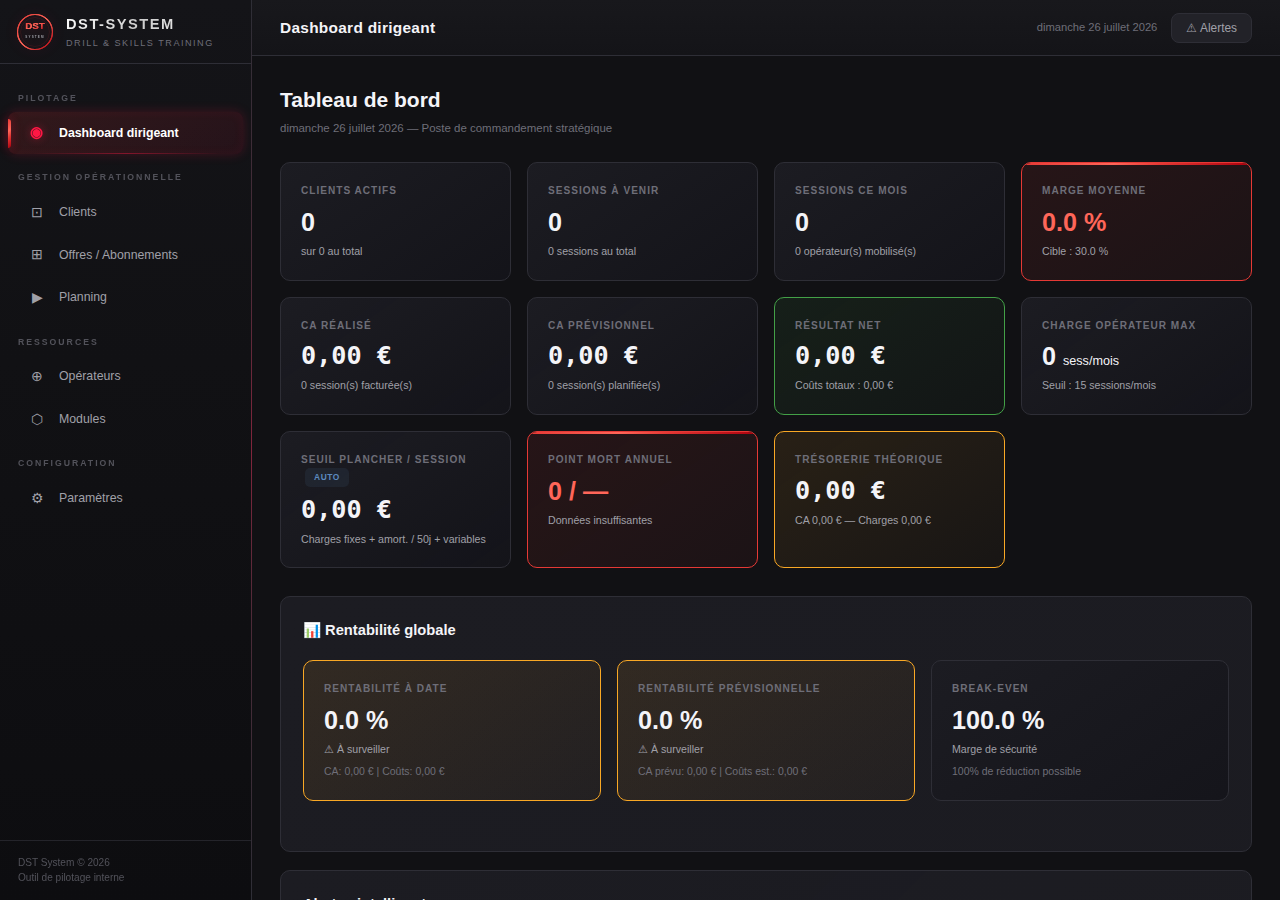
<file: index.html>
<!DOCTYPE html>
<html lang="fr">
<head>
  <meta charset="UTF-8">
  <meta name="viewport" content="width=device-width, initial-scale=1.0">
  <title>DST-SYSTEM — Pilotage Stratégique</title>
  <link rel="stylesheet" href="css/styles.css">
  <!-- Favicon placeholder -->
  <link rel="icon" href="img/logo.png" type="image/png">
</head>
<body>

  <!-- Shell principal de l'application -->
  <div id="app-shell">

    <!-- Barre latérale de navigation -->
    <aside id="sidebar"></aside>

    <!-- Zone principale -->
    <main id="main-area">
      <!-- En-tête contextuel -->
      <header id="header"></header>

      <!-- Contenu dynamique (rendu par le routeur) -->
      <section id="content"></section>
    </main>
  </div>

  <!-- Scripts : ordre de chargement important -->
  <!-- 1. Couche de données -->
  <script src="js/db.js"></script>
  <!-- 2. Moteur économique -->
  <script src="js/engine.js"></script>
  <!-- 3. Vues (modules fonctionnels) -->
  <script src="js/views/dashboard.js"></script>
  <script src="js/views/clients.js"></script>
  <script src="js/views/offers.js"></script>
  <script src="js/views/sessions.js"></script>
  <script src="js/views/operators.js"></script>
  <script src="js/views/modules.js"></script>
  <script src="js/views/locations.js"></script>
  <script src="js/views/settings.js"></script>
  <!-- 4. Application principale (routeur) -->
  <script src="js/app.js"></script>

</body>
</html>
</file>
<file: css/styles.css>
/* ============================================================
   DST-SYSTEM — Outil de Pilotage Stratégique
   Identité visuelle : premium, institutionnel, opérationnel
   Neon Red Metallic — Dark Command Post Theme
   ============================================================ */

/* --- CSS Reset & Base --- */
*, *::before, *::after { box-sizing: border-box; margin: 0; padding: 0; }

:root {
  /* Couleurs principales — noir profond premium */
  --bg-primary: #111114;
  --bg-secondary: #18181c;
  --bg-tertiary: #222228;
  --bg-card: #1c1c22;
  --bg-hover: #2a2a34;
  --bg-input: #141418;

  /* Texte */
  --text-primary: #e8e8ec;
  --text-secondary: #a0a0a8;
  --text-muted: #6e6e78;
  --text-heading: #f4f4f8;

  /* Accent — rouge néon métallique */
  --accent-red: #e53935;
  --accent-red-light: #ff6659;
  --accent-red-dark: #ab000d;
  --accent-red-bg: rgba(229, 57, 53, 0.10);
  --neon-red: #ff1744;
  --neon-red-glow: rgba(255, 23, 68, 0.35);
  --neon-red-soft: rgba(255, 23, 68, 0.12);
  --metallic-red: linear-gradient(135deg, #e53935 0%, #ff6659 40%, #e53935 60%, #ab000d 100%);

  /* Statuts */
  --color-success: #43a047;
  --color-success-bg: rgba(67, 160, 71, 0.10);
  --color-warning: #f9a825;
  --color-warning-bg: rgba(249, 168, 37, 0.10);
  --color-info: #5c8abf;
  --color-info-bg: rgba(92, 138, 191, 0.10);

  /* Bordures */
  --border-color: #2e2e36;
  --border-light: #3a3a44;

  /* Dimensions */
  --sidebar-width: 252px;
  --header-height: 56px;

  /* Polices */
  --font-main: 'Inter', 'Segoe UI', -apple-system, BlinkMacSystemFont, Roboto, Helvetica, Arial, sans-serif;
  --font-mono: 'JetBrains Mono', 'Fira Code', 'Consolas', 'Monaco', monospace;

  /* Ombres */
  --shadow-sm: 0 1px 3px rgba(0,0,0,0.4);
  --shadow-md: 0 4px 16px rgba(0,0,0,0.5);
  --shadow-lg: 0 8px 32px rgba(0,0,0,0.6);
  --shadow-neon: 0 0 12px var(--neon-red-glow), 0 0 4px var(--neon-red-glow);

  /* Transitions */
  --transition-fast: 150ms cubic-bezier(.4,0,.2,1);
  --transition-normal: 280ms cubic-bezier(.4,0,.2,1);
  --transition-smooth: 400ms cubic-bezier(.25,.8,.25,1);
}

/* Animations globales */
@keyframes neonPulse {
  0%, 100% { box-shadow: 0 0 6px var(--neon-red-glow), inset 0 0 6px rgba(255,23,68,0.05); }
  50% { box-shadow: 0 0 14px var(--neon-red-glow), inset 0 0 10px rgba(255,23,68,0.08); }
}
@keyframes fadeInUp {
  from { opacity: 0; transform: translateY(12px); }
  to { opacity: 1; transform: translateY(0); }
}
@keyframes slideInLeft {
  from { opacity: 0; transform: translateX(-16px); }
  to { opacity: 1; transform: translateX(0); }
}
@keyframes shimmer {
  0% { background-position: -200% 0; }
  100% { background-position: 200% 0; }
}

html { font-size: 14px; -webkit-font-smoothing: antialiased; -moz-osx-font-smoothing: grayscale; }

body {
  font-family: var(--font-main);
  background: var(--bg-primary);
  color: var(--text-primary);
  line-height: 1.55;
  overflow: hidden;
  height: 100vh;
}

a { color: var(--color-info); text-decoration: none; transition: color var(--transition-fast); }
a:hover { color: #7da8d4; text-decoration: none; }

/* --- Layout Shell --- */
#app-shell {
  display: flex;
  height: 100vh;
  width: 100vw;
}

/* --- Sidebar --- Premium Dark Panel with Neon Accents */
#sidebar {
  width: var(--sidebar-width);
  min-width: var(--sidebar-width);
  background: linear-gradient(180deg, #141418 0%, #111114 40%, #0d0d10 100%);
  border-right: 1px solid var(--border-color);
  display: flex;
  flex-direction: column;
  z-index: 100;
  position: relative;
}

/* Subtle red gradient line on the right edge */
#sidebar::after {
  content: '';
  position: absolute;
  top: 0;
  right: -1px;
  width: 1px;
  height: 100%;
  background: linear-gradient(180deg, transparent 0%, var(--neon-red-glow) 30%, var(--neon-red) 50%, var(--neon-red-glow) 70%, transparent 100%);
  opacity: 0.4;
}

.sidebar-brand {
  height: 64px;
  display: flex;
  align-items: center;
  padding: 0 16px;
  border-bottom: 1px solid var(--border-color);
  gap: 12px;
  position: relative;
}

.sidebar-brand img,
.sidebar-brand svg {
  height: 38px;
  width: auto;
  filter: drop-shadow(0 0 6px rgba(255,23,68,0.2));
}

.sidebar-brand .brand-text {
  font-size: 1.05rem;
  font-weight: 800;
  color: var(--text-heading);
  letter-spacing: 1.5px;
  text-transform: uppercase;
  background: linear-gradient(135deg, #fff 0%, #ccc 50%, #fff 100%);
  -webkit-background-clip: text;
  -webkit-text-fill-color: transparent;
  background-clip: text;
}

.sidebar-brand .brand-sub {
  font-size: 0.65rem;
  color: var(--text-muted);
  letter-spacing: 1.5px;
  text-transform: uppercase;
  font-weight: 500;
}

.sidebar-nav {
  flex: 1;
  overflow-y: auto;
  padding: 12px 0;
}

.sidebar-nav .nav-section {
  padding: 16px 18px 6px;
  font-size: 0.62rem;
  font-weight: 700;
  text-transform: uppercase;
  letter-spacing: 2px;
  color: var(--text-muted);
  opacity: 0.7;
}

.sidebar-nav .nav-item {
  display: flex;
  align-items: center;
  padding: 10px 18px;
  margin: 1px 8px;
  cursor: pointer;
  color: var(--text-secondary);
  transition: all var(--transition-normal);
  gap: 11px;
  font-size: 0.88rem;
  font-weight: 500;
  border-radius: 8px;
  border-left: none;
  position: relative;
}

.sidebar-nav .nav-item:hover {
  background: var(--bg-hover);
  color: var(--text-primary);
}

/* === NEON RED METALLIC — Active Tab Effect === */
.sidebar-nav .nav-item.active {
  background: linear-gradient(135deg, rgba(229,57,53,0.15) 0%, rgba(255,23,68,0.08) 100%);
  color: #fff;
  font-weight: 600;
  box-shadow: 0 0 12px rgba(255,23,68,0.2), inset 0 0 12px rgba(255,23,68,0.06);
  animation: neonPulse 3s ease-in-out infinite;
}

/* Neon glow border for active item */
.sidebar-nav .nav-item.active::before {
  content: '';
  position: absolute;
  left: 0;
  top: 15%;
  height: 70%;
  width: 3px;
  background: var(--metallic-red);
  border-radius: 0 3px 3px 0;
  box-shadow: 0 0 8px var(--neon-red-glow), 0 0 16px rgba(255,23,68,0.15);
}

/* Subtle neon underline shimmer */
.sidebar-nav .nav-item.active::after {
  content: '';
  position: absolute;
  bottom: 0;
  left: 10%;
  right: 10%;
  height: 1px;
  background: linear-gradient(90deg, transparent, var(--neon-red), transparent);
  opacity: 0.4;
}

.sidebar-nav .nav-item .nav-icon {
  width: 22px;
  text-align: center;
  font-size: 1rem;
  flex-shrink: 0;
  transition: transform var(--transition-normal), color var(--transition-normal);
}

.sidebar-nav .nav-item.active .nav-icon {
  color: var(--neon-red);
  filter: drop-shadow(0 0 4px var(--neon-red-glow));
  transform: scale(1.1);
}

.sidebar-nav .nav-item .nav-badge {
  margin-left: auto;
  background: var(--accent-red);
  color: #fff;
  font-size: 0.65rem;
  padding: 2px 7px;
  border-radius: 10px;
  font-weight: 700;
  box-shadow: 0 0 6px var(--neon-red-glow);
}

.sidebar-footer {
  padding: 14px 18px;
  border-top: 1px solid var(--border-color);
  font-size: 0.72rem;
  color: var(--text-muted);
  opacity: 0.7;
}

/* --- Main Area --- */
#main-area {
  flex: 1;
  display: flex;
  flex-direction: column;
  overflow: hidden;
  background: var(--bg-primary);
}

/* --- Header --- */
#header {
  height: var(--header-height);
  min-height: var(--header-height);
  background: linear-gradient(180deg, #18181c 0%, #141418 100%);
  border-bottom: 1px solid var(--border-color);
  display: flex;
  align-items: center;
  justify-content: space-between;
  padding: 0 28px;
  backdrop-filter: blur(8px);
}

.header-title {
  font-size: 1.1rem;
  font-weight: 700;
  color: var(--text-heading);
  letter-spacing: 0.3px;
}

.header-alerts {
  display: flex;
  align-items: center;
  gap: 14px;
}

.header-alert-btn {
  position: relative;
  background: var(--bg-tertiary);
  border: 1px solid var(--border-color);
  color: var(--text-secondary);
  padding: 7px 14px;
  border-radius: 8px;
  cursor: pointer;
  font-size: 0.85rem;
  font-weight: 500;
  font-family: var(--font-main);
  transition: all var(--transition-normal);
}

.header-alert-btn:hover {
  background: var(--bg-hover);
  border-color: var(--border-light);
  color: var(--text-primary);
}

.header-alert-btn .badge {
  position: absolute;
  top: -5px;
  right: -5px;
  background: var(--neon-red);
  color: #fff;
  font-size: 0.6rem;
  width: 18px;
  height: 18px;
  border-radius: 50%;
  display: flex;
  align-items: center;
  justify-content: center;
  font-weight: 700;
  box-shadow: 0 0 8px var(--neon-red-glow);
}

.header-context {
  font-size: 0.8rem;
  color: var(--text-muted);
  font-weight: 400;
}

/* --- Content Area --- */
#content {
  flex: 1;
  overflow-y: auto;
  padding: 28px;
  animation: fadeInUp 0.3s ease-out;
}

/* --- Page Title --- */
.page-header {
  display: flex;
  align-items: center;
  justify-content: space-between;
  margin-bottom: 24px;
}

.page-header h1 {
  font-size: 1.5rem;
  font-weight: 700;
  color: var(--text-heading);
}

.page-header .actions {
  display: flex;
  gap: 8px;
}

/* --- Cards --- Premium glass-morphism effect */
.card {
  background: linear-gradient(135deg, var(--bg-card) 0%, rgba(28,28,34,0.95) 100%);
  border: 1px solid var(--border-color);
  border-radius: 10px;
  padding: 22px;
  margin-bottom: 18px;
  transition: border-color var(--transition-normal), box-shadow var(--transition-normal);
  animation: fadeInUp 0.35s ease-out both;
}

.card:hover {
  border-color: var(--border-light);
  box-shadow: 0 4px 20px rgba(0,0,0,0.3);
}

.card-header {
  display: flex;
  align-items: center;
  justify-content: space-between;
  margin-bottom: 18px;
}

.card-header h2 {
  font-size: 1.05rem;
  font-weight: 600;
  color: var(--text-heading);
}

.card-header h3 {
  font-size: 0.95rem;
  font-weight: 600;
  color: var(--text-heading);
}

/* --- KPI Grid --- */
.kpi-grid {
  display: grid;
  grid-template-columns: repeat(auto-fit, minmax(210px, 1fr));
  gap: 16px;
  margin-bottom: 28px;
}

.kpi-card {
  background: linear-gradient(145deg, var(--bg-card) 0%, rgba(20,20,26,0.9) 100%);
  border: 1px solid var(--border-color);
  border-radius: 10px;
  padding: 20px;
  display: flex;
  flex-direction: column;
  transition: all var(--transition-normal);
  position: relative;
  overflow: hidden;
}

.kpi-card::before {
  content: '';
  position: absolute;
  top: 0;
  left: 0;
  right: 0;
  height: 2px;
  background: linear-gradient(90deg, transparent, var(--border-light), transparent);
  opacity: 0;
  transition: opacity var(--transition-normal);
}

.kpi-card:hover {
  transform: translateY(-2px);
  box-shadow: 0 6px 20px rgba(0,0,0,0.35);
  border-color: var(--border-light);
}

.kpi-card:hover::before { opacity: 1; }

.kpi-card .kpi-label {
  font-size: 0.72rem;
  color: var(--text-muted);
  text-transform: uppercase;
  letter-spacing: 1px;
  margin-bottom: 8px;
  font-weight: 600;
}

.kpi-card .kpi-value {
  font-size: 1.8rem;
  font-weight: 800;
  color: var(--text-heading);
  line-height: 1.2;
}

.kpi-card .kpi-detail {
  font-size: 0.76rem;
  color: var(--text-secondary);
  margin-top: 6px;
}

.kpi-card.kpi-alert {
  border-color: var(--accent-red);
  background: linear-gradient(145deg, var(--accent-red-bg) 0%, rgba(229,57,53,0.05) 100%);
}

.kpi-card.kpi-alert::before {
  background: var(--metallic-red);
  opacity: 1;
}

.kpi-card.kpi-alert .kpi-value {
  color: var(--accent-red-light);
}

.kpi-card.kpi-success {
  border-color: var(--color-success);
  background: linear-gradient(145deg, var(--color-success-bg) 0%, rgba(67,160,71,0.03) 100%);
}

.kpi-card.kpi-warning {
  border-color: var(--color-warning);
  background: linear-gradient(145deg, var(--color-warning-bg) 0%, rgba(249,168,37,0.03) 100%);
}

/* --- Data Grid / Table --- */
.data-table-wrap {
  overflow-x: auto;
  border-radius: 8px;
}

.data-table {
  width: 100%;
  border-collapse: collapse;
  font-size: 0.86rem;
}

.data-table thead th {
  text-align: left;
  padding: 12px 14px;
  font-weight: 700;
  color: var(--text-muted);
  text-transform: uppercase;
  font-size: 0.68rem;
  letter-spacing: 1px;
  border-bottom: 1px solid var(--border-color);
  white-space: nowrap;
  background: rgba(0,0,0,0.15);
}

.data-table tbody tr {
  border-bottom: 1px solid rgba(46,46,54,0.5);
  transition: all var(--transition-fast);
}

.data-table tbody tr:hover {
  background: var(--bg-hover);
}

.data-table tbody td {
  padding: 11px 14px;
  color: var(--text-primary);
  vertical-align: middle;
}

.data-table .actions-cell {
  white-space: nowrap;
  text-align: right;
}

.data-table .num {
  text-align: right;
  font-variant-numeric: tabular-nums;
  font-family: var(--font-mono);
}

/* --- Buttons --- Premium with subtle hover glow */
.btn {
  display: inline-flex;
  align-items: center;
  gap: 6px;
  padding: 8px 16px;
  border: 1px solid var(--border-color);
  border-radius: 8px;
  background: var(--bg-tertiary);
  color: var(--text-primary);
  font-size: 0.84rem;
  font-weight: 500;
  cursor: pointer;
  transition: all var(--transition-normal);
  font-family: var(--font-main);
  white-space: nowrap;
  position: relative;
  overflow: hidden;
}

.btn:hover {
  background: var(--bg-hover);
  border-color: var(--border-light);
  transform: translateY(-1px);
  box-shadow: 0 3px 10px rgba(0,0,0,0.3);
}

.btn:active {
  transform: translateY(0);
  box-shadow: none;
}

.btn-primary {
  background: var(--accent-red);
  border-color: var(--accent-red);
  color: #fff;
}

.btn-primary:hover {
  background: var(--accent-red-light);
  border-color: var(--accent-red-light);
  box-shadow: 0 3px 14px var(--neon-red-glow);
}

.btn-sm {
  padding: 5px 11px;
  font-size: 0.76rem;
  border-radius: 6px;
}

.btn-icon {
  padding: 6px 8px;
  font-size: 0.9rem;
}

.btn-ghost {
  background: transparent;
  border-color: transparent;
}

.btn-ghost:hover {
  background: var(--bg-hover);
  box-shadow: none;
  transform: none;
}

.btn-success {
  background: var(--color-success);
  border-color: var(--color-success);
  color: #fff;
}

.btn-success:hover {
  box-shadow: 0 3px 14px rgba(67,160,71,0.3);
}

.btn-warning {
  background: var(--color-warning);
  border-color: var(--color-warning);
  color: #1a1a1e;
}

.btn-warning:hover {
  box-shadow: 0 3px 14px rgba(249,168,37,0.3);
}

/* --- Forms --- Premium inputs with focus glow */
.form-group {
  margin-bottom: 16px;
}

.form-group label {
  display: block;
  font-size: 0.76rem;
  font-weight: 600;
  color: var(--text-secondary);
  margin-bottom: 5px;
  text-transform: uppercase;
  letter-spacing: 0.8px;
}

.form-control {
  width: 100%;
  padding: 9px 12px;
  background: var(--bg-input);
  border: 1px solid var(--border-color);
  border-radius: 8px;
  color: var(--text-primary);
  font-size: 0.86rem;
  font-family: var(--font-main);
  transition: all var(--transition-normal);
}

.form-control:focus {
  outline: none;
  border-color: var(--accent-red);
  box-shadow: 0 0 0 3px rgba(229,57,53,0.12), 0 0 8px rgba(255,23,68,0.08);
}

.form-control:hover:not(:focus) {
  border-color: var(--border-light);
}

.form-control::placeholder {
  color: var(--text-muted);
}

/* Remove number input spinners for free input */
.form-control[type="number"] {
  -moz-appearance: textfield;
}
.form-control[type="number"]::-webkit-outer-spin-button,
.form-control[type="number"]::-webkit-inner-spin-button {
  -webkit-appearance: none;
  margin: 0;
}

select.form-control {
  appearance: none;
  background-image: url("data:image/svg+xml,%3Csvg xmlns='http://www.w3.org/2000/svg' width='12' height='12' viewBox='0 0 12 12'%3E%3Cpath fill='%236e6e78' d='M6 8L1 3h10z'/%3E%3C/svg%3E");
  background-repeat: no-repeat;
  background-position: right 10px center;
  padding-right: 30px;
}

textarea.form-control {
  resize: vertical;
  min-height: 80px;
}

.form-row {
  display: grid;
  grid-template-columns: repeat(auto-fit, minmax(200px, 1fr));
  gap: 12px;
}

.form-inline {
  display: flex;
  align-items: flex-end;
  gap: 12px;
}

.form-help {
  font-size: 0.75rem;
  color: var(--text-muted);
  margin-top: 2px;
}

.form-check {
  display: flex;
  align-items: center;
  gap: 8px;
  cursor: pointer;
}

.form-check input[type="checkbox"] {
  accent-color: var(--accent-red);
  width: 16px;
  height: 16px;
}

/* --- Modal --- Premium glass overlay */
.modal-overlay {
  position: fixed;
  inset: 0;
  background: rgba(0, 0, 0, 0.7);
  backdrop-filter: blur(4px);
  display: flex;
  align-items: center;
  justify-content: center;
  z-index: 1000;
  padding: 20px;
  animation: fadeInUp 0.2s ease-out;
}

.modal {
  background: linear-gradient(180deg, var(--bg-secondary) 0%, #141418 100%);
  border: 1px solid var(--border-color);
  border-radius: 12px;
  width: 100%;
  max-width: 700px;
  max-height: 85vh;
  display: flex;
  flex-direction: column;
  box-shadow: 0 16px 48px rgba(0,0,0,0.6), 0 0 1px rgba(255,23,68,0.1);
  animation: fadeInUp 0.25s ease-out;
}

.modal-lg {
  max-width: 900px;
}

.modal-header {
  display: flex;
  align-items: center;
  justify-content: space-between;
  padding: 16px 20px;
  border-bottom: 1px solid var(--border-color);
}

.modal-header h2 {
  font-size: 1.1rem;
  font-weight: 600;
  color: var(--text-heading);
}

.modal-body {
  padding: 20px;
  overflow-y: auto;
  flex: 1;
}

.modal-footer {
  display: flex;
  align-items: center;
  justify-content: flex-end;
  gap: 8px;
  padding: 12px 20px;
  border-top: 1px solid var(--border-color);
}

/* --- Alert Banners --- */
.alert {
  padding: 13px 16px;
  border-radius: 8px;
  margin-bottom: 14px;
  font-size: 0.84rem;
  display: flex;
  align-items: flex-start;
  gap: 10px;
  animation: slideInLeft 0.3s ease-out;
}

.alert-danger {
  background: var(--accent-red-bg);
  border: 1px solid var(--accent-red);
  color: var(--accent-red-light);
}

.alert-warning {
  background: var(--color-warning-bg);
  border: 1px solid var(--color-warning);
  color: var(--color-warning);
}

.alert-info {
  background: var(--color-info-bg);
  border: 1px solid var(--color-info);
  color: var(--color-info);
}

.alert-success {
  background: var(--color-success-bg);
  border: 1px solid var(--color-success);
  color: var(--color-success);
}

.alert .alert-icon {
  font-size: 1rem;
  flex-shrink: 0;
  margin-top: 1px;
}

/* --- Tags / Badges --- */
.tag {
  display: inline-flex;
  align-items: center;
  padding: 3px 9px;
  border-radius: 5px;
  font-size: 0.7rem;
  font-weight: 600;
  text-transform: uppercase;
  letter-spacing: 0.6px;
  transition: transform var(--transition-fast);
}

.tag:hover { transform: scale(1.03); }

.tag-red { background: var(--accent-red-bg); color: var(--accent-red-light); }
.tag-green { background: var(--color-success-bg); color: var(--color-success); }
.tag-yellow { background: var(--color-warning-bg); color: var(--color-warning); }
.tag-blue { background: var(--color-info-bg); color: var(--color-info); }
.tag-neutral { background: var(--bg-tertiary); color: var(--text-secondary); }

/* --- Tabs --- Neon red underline on active */
.tabs {
  display: flex;
  border-bottom: 1px solid var(--border-color);
  margin-bottom: 18px;
  gap: 0;
}

.tab-btn {
  padding: 11px 20px;
  border: none;
  background: none;
  color: var(--text-muted);
  font-size: 0.86rem;
  font-weight: 500;
  cursor: pointer;
  border-bottom: 2px solid transparent;
  transition: all var(--transition-normal);
  font-family: var(--font-main);
  position: relative;
}

.tab-btn:hover {
  color: var(--text-primary);
  background: rgba(255,255,255,0.02);
}

.tab-btn.active {
  color: #fff;
  font-weight: 600;
  border-bottom-color: var(--neon-red);
  text-shadow: 0 0 8px rgba(255,23,68,0.3);
}

.tab-btn.active::after {
  content: '';
  position: absolute;
  bottom: -1px;
  left: 20%;
  right: 20%;
  height: 2px;
  background: var(--neon-red);
  box-shadow: 0 0 8px var(--neon-red-glow), 0 2px 12px var(--neon-red-glow);
  border-radius: 1px;
}

/* --- Alerts Panel (dropdown) --- */
.alerts-panel {
  position: fixed;
  top: var(--header-height);
  right: 0;
  width: 400px;
  max-height: 500px;
  background: linear-gradient(180deg, var(--bg-secondary) 0%, #111114 100%);
  border: 1px solid var(--border-color);
  border-radius: 0 0 0 12px;
  box-shadow: 0 12px 36px rgba(0,0,0,0.6);
  overflow-y: auto;
  z-index: 500;
  display: none;
}

.alerts-panel.open {
  display: block;
  animation: fadeInUp 0.2s ease-out;
}

.alerts-panel .alert-item {
  padding: 12px 16px;
  border-bottom: 1px solid var(--border-color);
  font-size: 0.82rem;
  display: flex;
  align-items: flex-start;
  gap: 8px;
}

.alerts-panel .alert-item:last-child {
  border-bottom: none;
}

.alerts-panel .alert-item .alert-type {
  font-weight: 600;
  text-transform: uppercase;
  font-size: 0.68rem;
  letter-spacing: 0.5px;
}

.alerts-panel .alert-item.level-critical .alert-type { color: var(--accent-red-light); }
.alerts-panel .alert-item.level-warning .alert-type { color: var(--color-warning); }
.alerts-panel .alert-item.level-info .alert-type { color: var(--color-info); }

/* --- Progress Bar --- */
.progress-bar {
  width: 100%;
  height: 5px;
  background: rgba(255,255,255,0.05);
  border-radius: 4px;
  overflow: hidden;
}

.progress-bar .progress-fill {
  height: 100%;
  border-radius: 4px;
  transition: width var(--transition-smooth);
}

.progress-fill.fill-green { background: var(--color-success); }
.progress-fill.fill-yellow { background: var(--color-warning); }
.progress-fill.fill-red { background: var(--accent-red); }
.progress-fill.fill-blue { background: var(--color-info); }

/* --- Comparison Table (HR arbitrage) --- */
.comparison-grid {
  display: grid;
  grid-template-columns: repeat(auto-fit, minmax(180px, 1fr));
  gap: 14px;
}

.comparison-card {
  background: linear-gradient(145deg, var(--bg-tertiary) 0%, rgba(20,20,26,0.9) 100%);
  border: 1px solid var(--border-color);
  border-radius: 10px;
  padding: 16px;
  text-align: center;
  transition: all var(--transition-normal);
}

.comparison-card:hover {
  transform: translateY(-2px);
  box-shadow: 0 6px 16px rgba(0,0,0,0.3);
}

.comparison-card.recommended {
  border-color: var(--color-success);
  background: linear-gradient(145deg, var(--color-success-bg) 0%, rgba(67,160,71,0.03) 100%);
}

.comparison-card.not-recommended {
  border-color: var(--accent-red);
  background: linear-gradient(145deg, var(--accent-red-bg) 0%, rgba(229,57,53,0.03) 100%);
}

.comparison-card .comp-label {
  font-size: 0.72rem;
  color: var(--text-muted);
  text-transform: uppercase;
  margin-bottom: 6px;
  letter-spacing: 0.8px;
  font-weight: 600;
}

.comparison-card .comp-value {
  font-size: 1.3rem;
  font-weight: 800;
  color: var(--text-heading);
}

.comparison-card .comp-detail {
  font-size: 0.74rem;
  color: var(--text-secondary);
  margin-top: 4px;
}

/* --- Empty State --- */
.empty-state {
  text-align: center;
  padding: 56px 24px;
  color: var(--text-muted);
  animation: fadeInUp 0.4s ease-out;
}

.empty-state .empty-icon {
  font-size: 3rem;
  margin-bottom: 14px;
  opacity: 0.3;
}

.empty-state p {
  font-size: 0.88rem;
  margin-bottom: 18px;
}

/* --- Search Bar --- */
.search-bar {
  position: relative;
  max-width: 320px;
}

.search-bar input {
  width: 100%;
  padding: 8px 12px 8px 34px;
  background: var(--bg-input);
  border: 1px solid var(--border-color);
  border-radius: 8px;
  color: var(--text-primary);
  font-size: 0.84rem;
  font-family: var(--font-main);
  transition: all var(--transition-normal);
}

.search-bar input:focus {
  outline: none;
  border-color: var(--accent-red);
  box-shadow: 0 0 0 3px rgba(229,57,53,0.1);
}

.search-bar .search-icon {
  position: absolute;
  left: 11px;
  top: 50%;
  transform: translateY(-50%);
  color: var(--text-muted);
  font-size: 0.82rem;
}

/* --- Tooltip --- */
[data-tooltip] {
  position: relative;
}

[data-tooltip]:hover::after {
  content: attr(data-tooltip);
  position: absolute;
  bottom: 100%;
  left: 50%;
  transform: translateX(-50%);
  background: #0a0a0c;
  color: #eee;
  padding: 5px 10px;
  border-radius: 6px;
  font-size: 0.72rem;
  white-space: nowrap;
  z-index: 600;
  margin-bottom: 6px;
  border: 1px solid var(--border-color);
  box-shadow: 0 4px 12px rgba(0,0,0,0.5);
}

/* --- Utility Classes --- */
.text-right { text-align: right; }
.text-center { text-align: center; }
.text-muted { color: var(--text-muted); }
.text-red { color: var(--accent-red-light); }
.text-green { color: var(--color-success); }
.text-yellow { color: var(--color-warning); }
.text-mono { font-family: var(--font-mono); font-variant-numeric: tabular-nums; }
.font-bold { font-weight: 700; }
.mt-8 { margin-top: 8px; }
.mt-16 { margin-top: 16px; }
.mt-24 { margin-top: 24px; }
.mb-8 { margin-bottom: 8px; }
.mb-16 { margin-bottom: 16px; }
.mb-24 { margin-bottom: 24px; }
.flex { display: flex; }
.flex-between { display: flex; justify-content: space-between; align-items: center; }
.gap-8 { gap: 8px; }
.gap-12 { gap: 12px; }
.gap-16 { gap: 16px; }
.hidden { display: none !important; }

/* --- Scrollbar Styling --- Premium thin scrollbar */
::-webkit-scrollbar { width: 5px; height: 5px; }
::-webkit-scrollbar-track { background: transparent; }
::-webkit-scrollbar-thumb { background: rgba(255,255,255,0.08); border-radius: 4px; }
::-webkit-scrollbar-thumb:hover { background: rgba(255,255,255,0.15); }

/* --- Grid Layouts --- */
.grid-2 { display: grid; grid-template-columns: 1fr 1fr; gap: 16px; }
.grid-3 { display: grid; grid-template-columns: 1fr 1fr 1fr; gap: 16px; }

/* --- Selection --- */
::selection { background: rgba(229,57,53,0.3); color: #fff; }

@media (max-width: 1024px) {
  .grid-2, .grid-3 { grid-template-columns: 1fr; }
  .kpi-grid { grid-template-columns: repeat(auto-fit, minmax(160px, 1fr)); }
}

@media (max-width: 768px) {
  :root { --sidebar-width: 56px; }
  .sidebar-nav .nav-item span:not(.nav-icon) { display: none; }
  .sidebar-brand .brand-text, .sidebar-brand .brand-sub { display: none; }
  .sidebar-nav .nav-item.active::after { display: none; }
}
/* === V2 — Styles pilotage stratégique === */
.strat-section { margin-top: 28px; animation: fadeInUp 0.4s ease-out both; }
.strat-section-title {
  font-size: 0.72rem; font-weight: 700; text-transform: uppercase;
  letter-spacing: 1.5px; color: var(--neon-red); margin-bottom: 14px;
  padding-bottom: 8px; border-bottom: 1px solid var(--border-color);
  position: relative;
}
.strat-section-title::after {
  content: '';
  position: absolute;
  bottom: -1px;
  left: 0;
  width: 40px;
  height: 2px;
  background: var(--metallic-red);
  box-shadow: 0 0 6px var(--neon-red-glow);
}
.cost-breakdown { display: grid; grid-template-columns: 1fr auto; gap: 5px 18px; font-size: 0.84rem; }
.cost-breakdown .cb-label { color: var(--text-secondary); }
.cost-breakdown .cb-value { text-align: right; font-family: var(--font-mono); font-variant-numeric: tabular-nums; color: var(--text-primary); }
.cost-breakdown .cb-total { font-weight: 700; color: var(--text-heading); border-top: 1px solid var(--border-color); padding-top: 6px; margin-top: 6px; }
.cost-breakdown .cb-sub { padding-left: 18px; font-size: 0.78rem; color: var(--text-muted); }
.reco-card {
  background: linear-gradient(135deg, var(--bg-tertiary) 0%, rgba(28,28,34,0.8) 100%);
  border: 1px solid var(--border-color); border-radius: 8px;
  padding: 16px; margin-bottom: 10px;
  transition: all var(--transition-normal);
}
.reco-card:hover { border-color: var(--border-light); transform: translateX(2px); }
.reco-card.reco-critical { border-left: 3px solid var(--neon-red); }
.reco-card.reco-warning { border-left: 3px solid var(--color-warning); }
.reco-card.reco-info { border-left: 3px solid var(--color-info); }
.reco-card.reco-success { border-left: 3px solid var(--color-success); }
.reco-card .reco-title { font-size: 0.82rem; font-weight: 600; color: var(--text-heading); margin-bottom: 4px; }
.reco-card .reco-text { font-size: 0.8rem; color: var(--text-secondary); line-height: 1.5; }
.reco-card .reco-metric { font-family: var(--font-mono); font-weight: 700; color: var(--text-heading); }
.floor-indicator { display: flex; align-items: center; gap: 8px; padding: 10px 14px; border-radius: 8px; font-size: 0.84rem; font-weight: 500; }
.floor-ok { background: var(--color-success-bg); color: var(--color-success); }
.floor-danger { background: var(--accent-red-bg); color: var(--accent-red-light); box-shadow: inset 0 0 12px rgba(229,57,53,0.05); }
.floor-warning { background: var(--color-warning-bg); color: var(--color-warning); }
.prev-grid { display: grid; grid-template-columns: repeat(3, 1fr); gap: 14px; }
.prev-cell {
  background: linear-gradient(145deg, var(--bg-tertiary) 0%, rgba(20,20,26,0.9) 100%);
  border: 1px solid var(--border-color); border-radius: 10px; padding: 16px;
  text-align: center; transition: all var(--transition-normal);
}
.prev-cell:hover { transform: translateY(-2px); box-shadow: 0 6px 16px rgba(0,0,0,0.3); border-color: var(--border-light); }
.prev-cell .prev-period { font-size: 0.68rem; color: var(--text-muted); text-transform: uppercase; letter-spacing: 1px; margin-bottom: 6px; font-weight: 600; }
.prev-cell .prev-value { font-size: 1.3rem; font-weight: 800; color: var(--text-heading); font-family: var(--font-mono); }
.prev-cell .prev-detail { font-size: 0.74rem; color: var(--text-secondary); margin-top: 4px; }
.trend-up { color: var(--color-success); }
.trend-down { color: var(--accent-red-light); }
.trend-flat { color: var(--color-warning); }

/* ============================================================
   TOAST NOTIFICATIONS
   ============================================================ */
#toast-container {
  position: fixed; top: 20px; right: 20px; z-index: 10000;
  display: flex; flex-direction: column; gap: 10px;
  pointer-events: none; max-width: 400px;
}
.toast {
  display: flex; align-items: center; gap: 10px;
  padding: 12px 18px; border-radius: 10px;
  font-size: 0.88rem; font-weight: 500;
  color: var(--text-heading);
  background: var(--bg-secondary);
  border: 1px solid var(--border-color);
  box-shadow: 0 8px 24px rgba(0,0,0,0.5), 0 0 0 1px rgba(255,255,255,0.03);
  pointer-events: auto;
  opacity: 0; transform: translateX(40px);
  transition: opacity 0.3s ease, transform 0.3s ease;
}
.toast-visible { opacity: 1; transform: translateX(0); }
.toast-exit { opacity: 0; transform: translateX(40px) scale(0.95); }
.toast-icon { font-size: 1.1rem; flex-shrink: 0; }
.toast-msg { flex: 1; line-height: 1.4; }
.toast-success { border-color: var(--color-success); }
.toast-success .toast-icon { color: var(--color-success); }
.toast-error { border-color: var(--accent-red); }
.toast-error .toast-icon { color: var(--accent-red); }
.toast-warning { border-color: var(--color-warning); }
.toast-warning .toast-icon { color: var(--color-warning); }
.toast-info { border-color: var(--border-light); }
.toast-info .toast-icon { color: var(--neon-red, #e53935); }

/* ============================================================
   REAL-TIME VALIDATION FEEDBACK
   ============================================================ */
.field-valid { border-color: var(--color-success) !important; box-shadow: 0 0 0 2px rgba(76,175,80,0.15) !important; }
.field-invalid { border-color: var(--accent-red) !important; box-shadow: 0 0 0 2px rgba(229,57,53,0.15) !important; }
.validation-hint {
  font-size: 0.76rem; margin-top: 4px; padding: 2px 0;
  transition: color 0.2s;
}
.validation-hint.hint-ok { color: var(--color-success); }
.validation-hint.hint-warn { color: var(--color-warning); }
.validation-hint.hint-danger { color: var(--accent-red-light); }

/* ============================================================
   QUICK ACTIONS — Raccourcis dashboard
   ============================================================ */
.quick-actions-card { margin-bottom: 24px; }
.quick-actions-grid {
  display: grid;
  grid-template-columns: repeat(auto-fit, minmax(220px, 1fr));
  gap: 12px;
}
.quick-action-btn {
  display: flex;
  align-items: center;
  gap: 14px;
  padding: 16px 18px;
  background: linear-gradient(145deg, var(--bg-tertiary) 0%, rgba(20,20,26,0.9) 100%);
  border: 1px solid var(--border-color);
  border-radius: 10px;
  cursor: pointer;
  transition: all var(--transition-normal);
  text-align: left;
  color: var(--text-primary);
  font-family: var(--font-main);
}
.quick-action-btn:hover {
  border-color: var(--neon-red);
  box-shadow: 0 0 12px var(--neon-red-glow), 0 4px 16px rgba(0,0,0,0.3);
  transform: translateY(-2px);
}
.quick-action-btn .qa-icon {
  font-size: 1.8rem;
  flex-shrink: 0;
  width: 44px;
  height: 44px;
  display: flex;
  align-items: center;
  justify-content: center;
  background: var(--neon-red-soft);
  border-radius: 10px;
}
.quick-action-btn strong {
  display: block;
  font-size: 0.88rem;
  font-weight: 600;
  color: var(--text-heading);
  margin-bottom: 2px;
}
.quick-action-btn small {
  display: block;
  font-size: 0.72rem;
  color: var(--text-muted);
  font-weight: 400;
}

/* ============================================================
   WIZARD — Parcours guidé multi-étapes
   ============================================================ */
.wizard-overlay { z-index: 1100; }
.wizard-modal { max-width: 800px; }
.wizard-steps {
  display: flex;
  align-items: center;
  justify-content: center;
  gap: 0;
  margin-bottom: 28px;
  padding: 16px 0;
}
.wizard-step {
  display: flex;
  flex-direction: column;
  align-items: center;
  gap: 6px;
  position: relative;
}
.wizard-step-num {
  width: 36px;
  height: 36px;
  border-radius: 50%;
  display: flex;
  align-items: center;
  justify-content: center;
  font-weight: 700;
  font-size: 0.88rem;
  background: var(--bg-tertiary);
  border: 2px solid var(--border-color);
  color: var(--text-muted);
  transition: all var(--transition-normal);
}
.wizard-step.active .wizard-step-num {
  background: var(--accent-red);
  border-color: var(--neon-red);
  color: #fff;
  box-shadow: 0 0 12px var(--neon-red-glow);
}
.wizard-step.completed .wizard-step-num {
  background: var(--color-success);
  border-color: var(--color-success);
  color: #fff;
}
.wizard-step-label {
  font-size: 0.7rem;
  font-weight: 600;
  text-transform: uppercase;
  letter-spacing: 0.8px;
  color: var(--text-muted);
}
.wizard-step.active .wizard-step-label { color: var(--text-heading); }
.wizard-step.completed .wizard-step-label { color: var(--color-success); }
.wizard-step-line {
  width: 48px;
  height: 2px;
  background: var(--border-color);
  margin: 0 8px;
  margin-bottom: 20px;
  transition: background var(--transition-normal);
}
.wizard-step-line.completed { background: var(--color-success); }
.wizard-body { min-height: 200px; }
</file>
